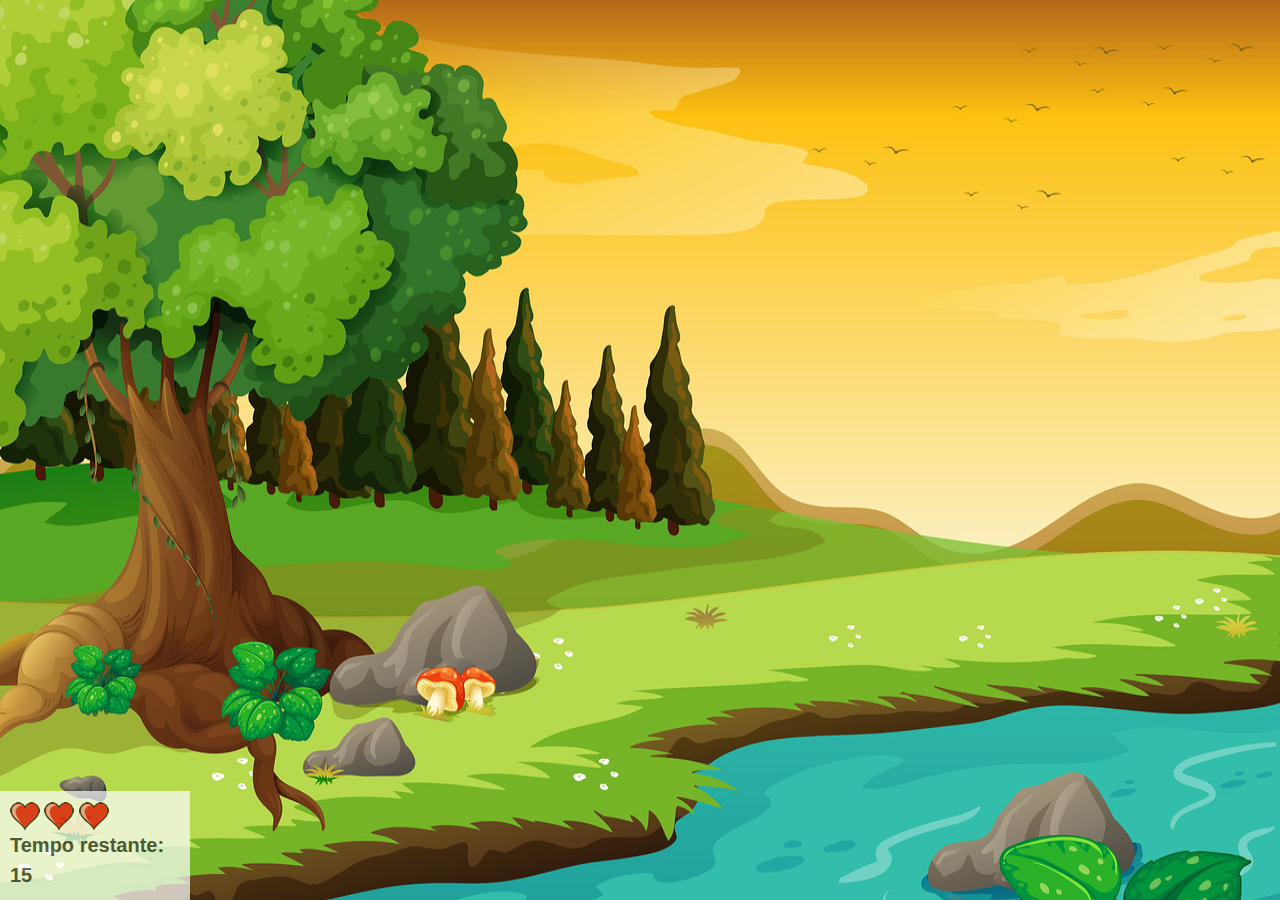
<file: game.html>
<!DOCTYPE html>
<html>
  <head>
    <title>Game</title>
    <meta charset="utf-8" />
    <meta name="viewport" content="width=device-width, initial-scale=1.0" />
    <link
      rel="stylesheet"
      href="https://maxcdn.bootstrapcdn.com/bootstrap/4.0.0/css/bootstrap.min.css"
      integrity="sha384-Gn5384xqQ1aoWXA+058RXPxPg6fy4IWvTNh0E263XmFcJlSAwiGgFAW/dAiS6JXm"
      crossorigin="anonymous"
    />
    <link rel="stylesheet" type="text/css" href="./CSS/killFly.css" />
    <script>
      function iniciarJogo() {
        var nivel = document.getElementById("nivel").value;
        if (nivel === "") {
          alert("Selecione um nivel para iniciar o jogo");
          return false;
        }
        window.location.href = "game?" + nivel;
      }
    </script>
    <script src="./JS/killFly.js"></script>
  </head>

  <body onresize="AjustarTamanhoDoPalco()">
    <div class="painel">
      <div class="vidas">
        <img id="v1" src="./assets/images/full_heart.png" />
        <img id="v2" src="./assets/images/full_heart.png" />
        <img id="v3" src="./assets/images/full_heart.png" />
      </div>
      <div class="cronometro">
        Tempo restante: <span id="cronometro"></span>
      </div>
    </div>

    <script>
      document.getElementById("cronometro").innerHTML = tempo;

      var CriaMosca = setInterval(function () {
        PosicaoRandomica();
      }, criaMosquitoTempo);
    </script>
  </body>
</html>
</file>
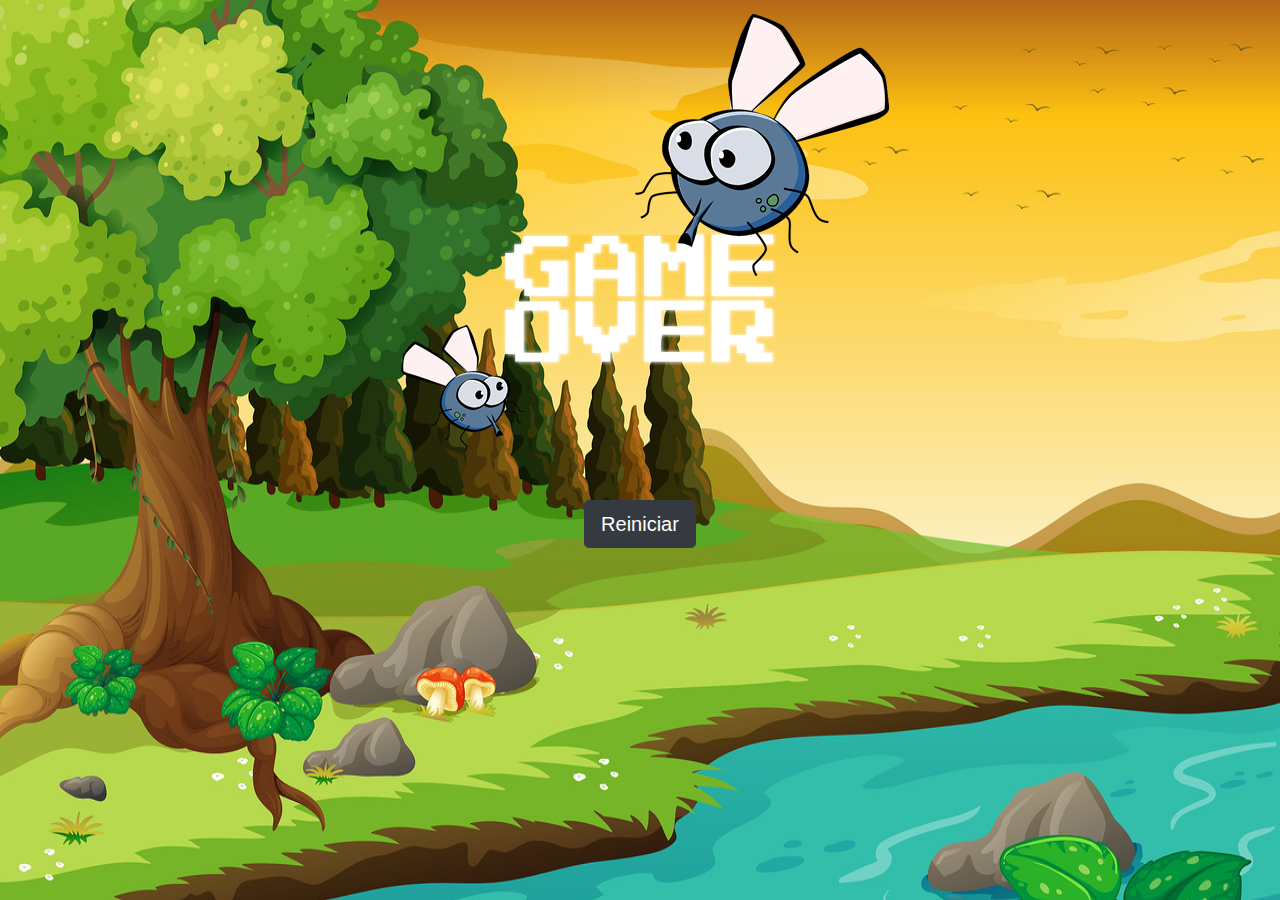
<file: gameOver.html>
<!DOCTYPE html>
<html>
  <head>
    <title></title>
    <meta charset="utf-8" />
    <meta name="viewport" content="width=device-width, initial-scale=1.0" />
    <link
      rel="stylesheet"
      href="https://maxcdn.bootstrapcdn.com/bootstrap/4.0.0/css/bootstrap.min.css"
      integrity="sha384-Gn5384xqQ1aoWXA+058RXPxPg6fy4IWvTNh0E263XmFcJlSAwiGgFAW/dAiS6JXm"
      crossorigin="anonymous"
    />
    <link rel="stylesheet" type="text/css" href="./CSS/killFly.css" />
    <script>
      function iniciarJogo() {
        var nivel = document.getElementById("nivel").value;
        if (nivel === "") {
          alert("Selecione um nivel para iniciar o jogo");
          return false;
        }
        window.location.href = "game?" + nivel;
      }
    </script>
    <script src="./JS/killFly.js"></script>
  </head>

  <body>
    <div class="container">
      <div class="row">
        <div class="col">
          <div class="d-flex justify-content-center">
            <img src="./assets/images/game_over.png" />
          </div>
        </div>
      </div>

      <div class="row">
        <div class="col">
          <div class="d-flex justify-content-center">
            <button
              type="button"
              class="btn btn-dark btn-lg"
              onclick="window.location.href = './killFly.html'"
            >
              Reiniciar
            </button>
          </div>
        </div>
      </div>
    </div>
  </body>
</html>
</file>
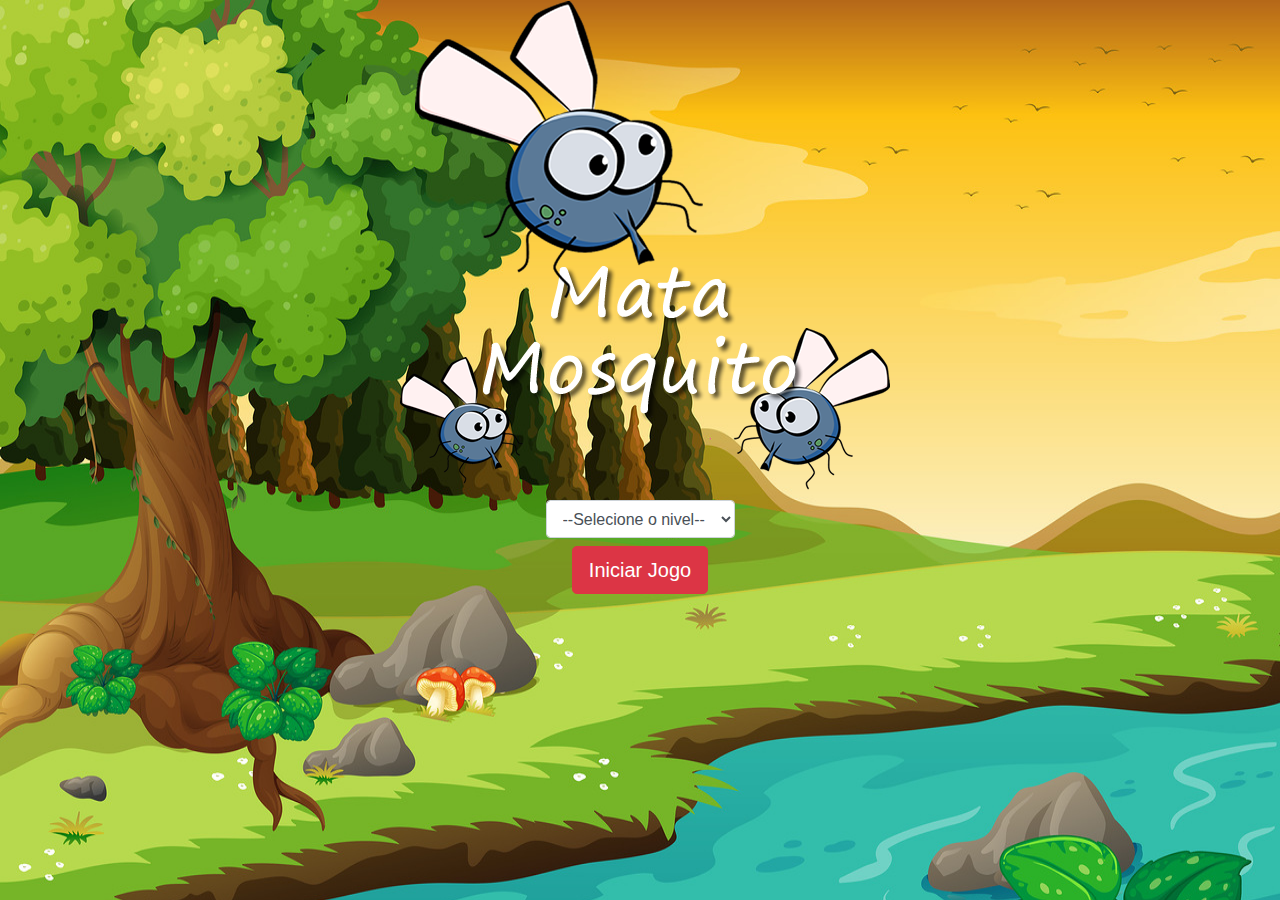
<file: killFly.html>
<!DOCTYPE html>
<html>
  <head>
    <title>Mata mosca</title>
    <link rel="icon" href="./assets/images/fly.png" type="image/x-icon" />
    <meta charset="utf-8" />
    <meta name="viewport" content="width=device-width, initial-scale=1.0" />
    <link
      rel="stylesheet"
      href="https://maxcdn.bootstrapcdn.com/bootstrap/4.0.0/css/bootstrap.min.css"
      integrity="sha384-Gn5384xqQ1aoWXA+058RXPxPg6fy4IWvTNh0E263XmFcJlSAwiGgFAW/dAiS6JXm"
      crossorigin="anonymous"
    />
    <link rel="stylesheet" type="text/css" href="./CSS/killFly.css" />
    <script>
      function iniciarJogo() {
        var nivel = document.getElementById("nivel").value;
        if (nivel === "") {
          alert("Selecione um nivel para iniciar o jogo");
          return false;
        }
        window.location.href = "game.html?" + nivel;
      }
    </script>
    <script src="./JS/killFly.js"></script>
  </head>

  <body>
    <div class="container">
      <div class="row">
        <div class="col">
          <div class="d-flex justify-content-center">
            <img src="./assets/images/game.png" />
          </div>
        </div>
      </div>

      <div class="row">
        <div class="col">
          <div class="d-flex justify-content-center">
            <div class="mb-2">
              <select class="form-control" id="nivel">
                <option value="">--Selecione o nivel--</option>
                <option value="normal">normal</option>
                <option value="dificil">dificil</option>
                <option value="chucknorris">chucknorris</option>
              </select>
            </div>
          </div>
        </div>
      </div>

      <div class="row">
        <div class="col">
          <div class="d-flex justify-content-center">
            <button
              type="button"
              class="btn btn-danger btn-lg"
              onclick="iniciarJogo()"
            >
              Iniciar Jogo
            </button>
          </div>
        </div>
      </div>
    </div>
  </body>
</html>
</file>
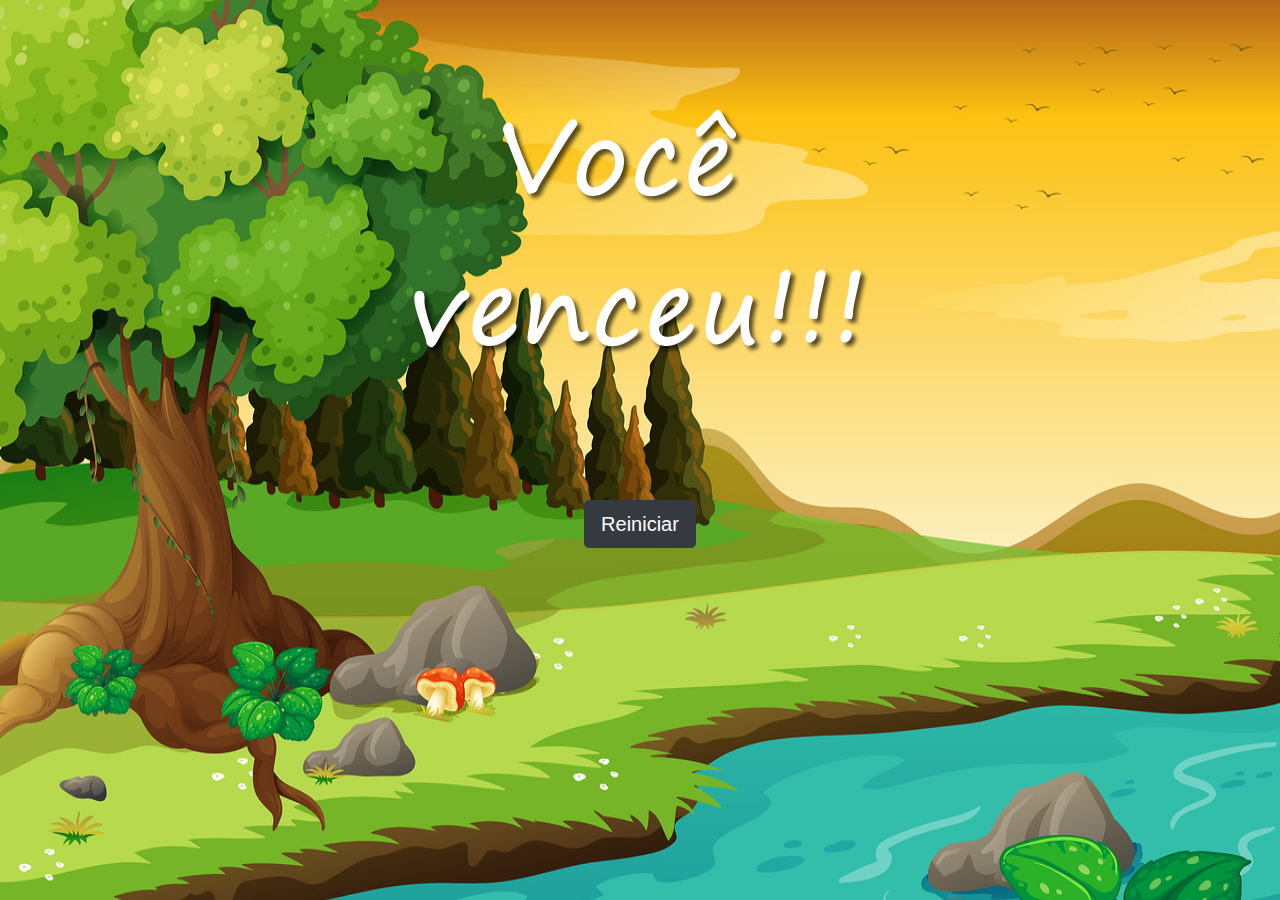
<file: victory.html>
<!DOCTYPE html>
<html>
  <head>
    <title></title>
    <meta charset="utf-8" />
    <meta name="viewport" content="width=device-width, initial-scale=1.0" />
    <link
      rel="stylesheet"
      href="https://maxcdn.bootstrapcdn.com/bootstrap/4.0.0/css/bootstrap.min.css"
      integrity="sha384-Gn5384xqQ1aoWXA+058RXPxPg6fy4IWvTNh0E263XmFcJlSAwiGgFAW/dAiS6JXm"
      crossorigin="anonymous"
    />
    <link rel="stylesheet" type="text/css" href="./CSS/killFly.css" />
    <script>
      function iniciarJogo() {
        var nivel = document.getElementById("nivel").value;
        if (nivel === "") {
          alert("Selecione um nivel para iniciar o jogo");
          return false;
        }
        window.location.href = "game?" + nivel;
      }
    </script>
    <script src="./JS/killFly.js"></script>
  </head>

  <body>
    <div class="container">
      <div class="row">
        <div class="col">
          <div class="d-flex justify-content-center">
            <img src="./assets/images/victory.png" />
          </div>
        </div>
      </div>

      <div class="row">
        <div class="col">
          <div class="d-flex justify-content-center">
            <button
              type="button"
              class="btn btn-dark btn-lg"
              onclick="window.location.href = './killFly.html'"
            >
              Reiniciar
            </button>
          </div>
        </div>
      </div>
    </div>
  </body>
</html>
</file>
<file: CSS/killFly.css>
html {
  cursor: url(../assets/images/fly_killer.png) 30 30, auto;
}
body {
  background-image: url(../assets/images/bg.jpg);
  background-size: 100vw 125vh;
  background-repeat: no-repeat;
}
.mosquito1 {
  width: 50px;
  height: 50px;
}
.mosquito2 {
  width: 70px;
  height: 70px;
}
.mosquito3 {
  width: 90px;
  height: 90px;
}
.LadoA {
  transform: scaleX(1);
}
.LadoB {
  transform: scaleX(-1);
}
.painel {
  position: absolute;
  width: 190px;
  padding: 10px;
  left: 0px;
  bottom: 0px;
  border-top: solid 1px #fff;
  background-color: #fff;
  opacity: 0.7;
}

.vidas {
  float: left;
}

.cronometro {
  float: left;
  font-size: 20px;
  font-weight: bold;
}
</file>
